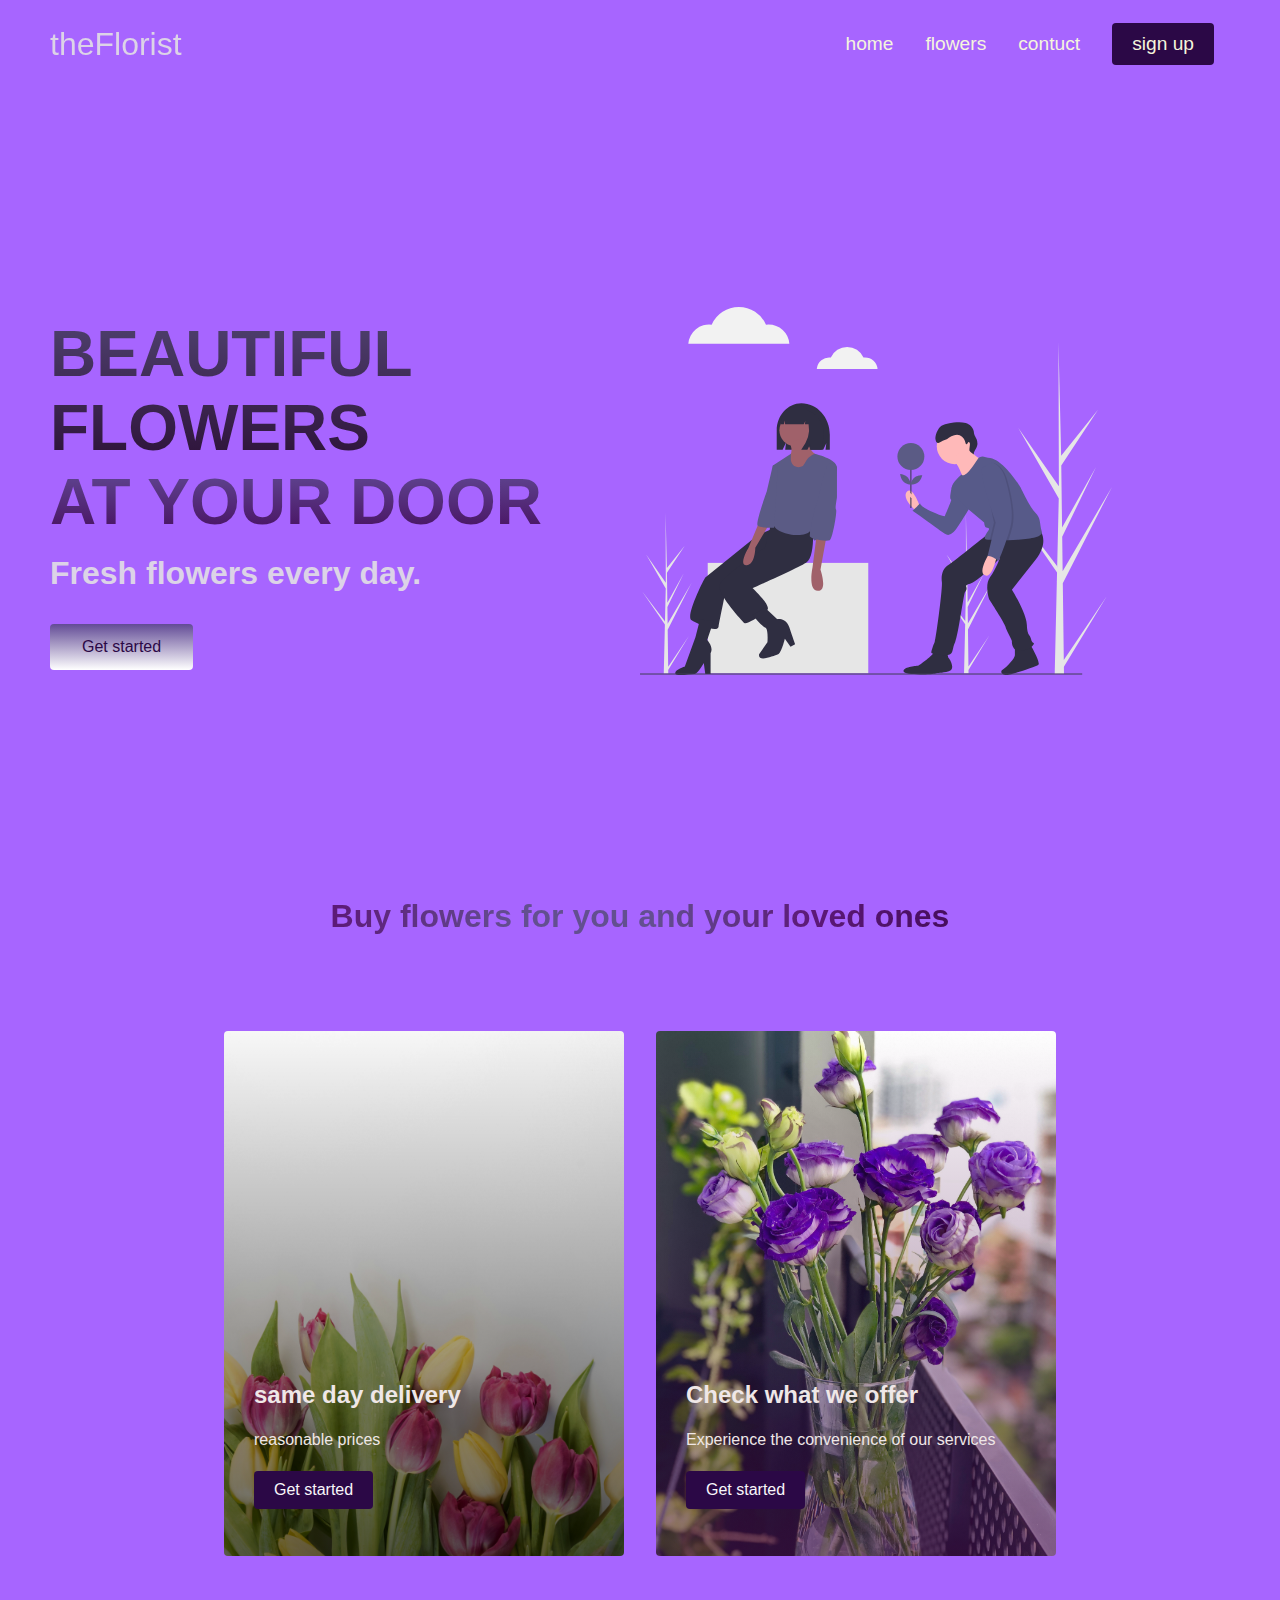
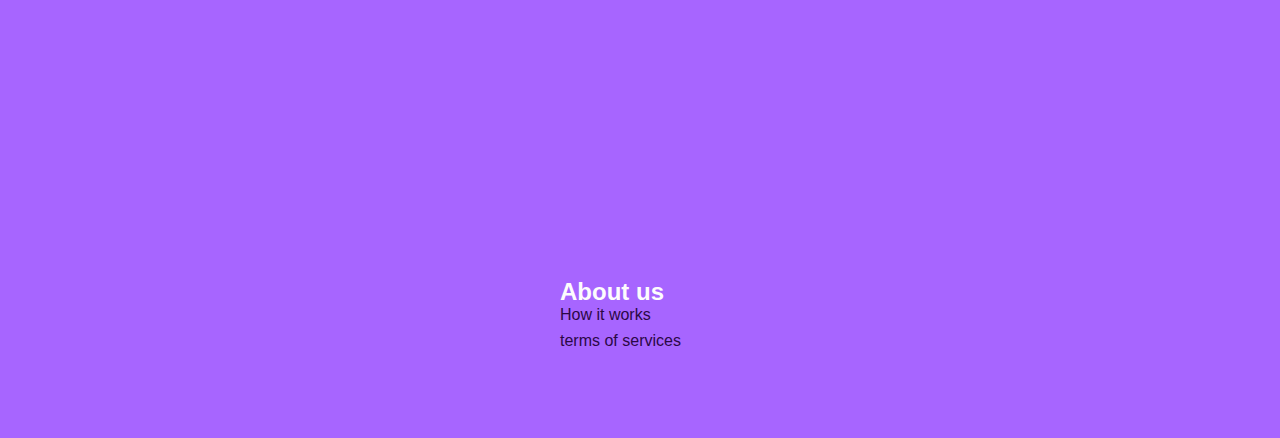
<file: index.html>
<!DOCTYPE html>
<html lang="en">
<head>
    <meta charset="UTF-8">
    <meta name="viewport" content="width=device-width, initial-scale=1.0">
    <title>theFlorist</title>
    <link rel="stylesheet" href="styles.css">
</head>
<body>
 <!--navbar section-->   
  <nav class="navbar">
    <div class="navbar__container">
        <a href="/" id="navbar__logo">theFlorist</a>
        <div class="navbar__toggle" id="mobile-menu">
            <span class="bar"></span> <span class="bar"></span>
            <span class="bar"></span>
        </div>
        <ul class="navbar__menu">
            <li class="navbar__item">
                <a href="Home.html" class="navbar__links">home</a>
            </li>
            <li class="navbar__item">
                <a href="flowers.html" class="navbar__links">flowers</a>
            </li> <li class="navbar__item">
                <a href="/" class="navbar__links">contuct</a>
            </li> 
            <li class="navbar__btn">
                <a href="/" class="button">sign up</a>
            </li>

        </ul>
    </div>
  </nav> 
  <!--hero section-->
  <div class="main">
    <div class="main__container">
        <div class="main__content">
            <h1>BEAUTIFUL FLOWERS</h1>
            <h2>AT YOUR DOOR</h2>
            <P>Fresh flowers every day.</P>
            <button class="main__btn"><a href="/">Get started</a></button>
        </div>
        <div class="main_img--container">
            <img src="pic1.svg" alt="pic" id="main__img">
        </div>
    </div>
  </div>

<!--services section-->
<div class="services">
    <h1>Buy flowers for you and  your loved ones</h1>
    <div class="services__container">
        <div class="services__card">
            <h2>same day delivery</h2>
            <p>reasonable prices</p>
            <button>Get started</button>
        </div>
        <div class="services__card">
            <h2>Check what we offer</h2>
            <p>Experience  the convenience of our services</p>
            <button>Get started</button>
        </div>
    </div>
</div>

<!--footer section-->
<div class="footer__container">
    <div class="footer__links">
        <div class="footer__link--wrapper">
            <div class="footer__link--items">
                <h2>About us</h2>
                <a href="/">How it works</a>
                <a href="/">terms of services</a>
            </div>
            
        </div>
    </div>
</div>

  <script src="app.js"></script>
</body>
</html>
</file>
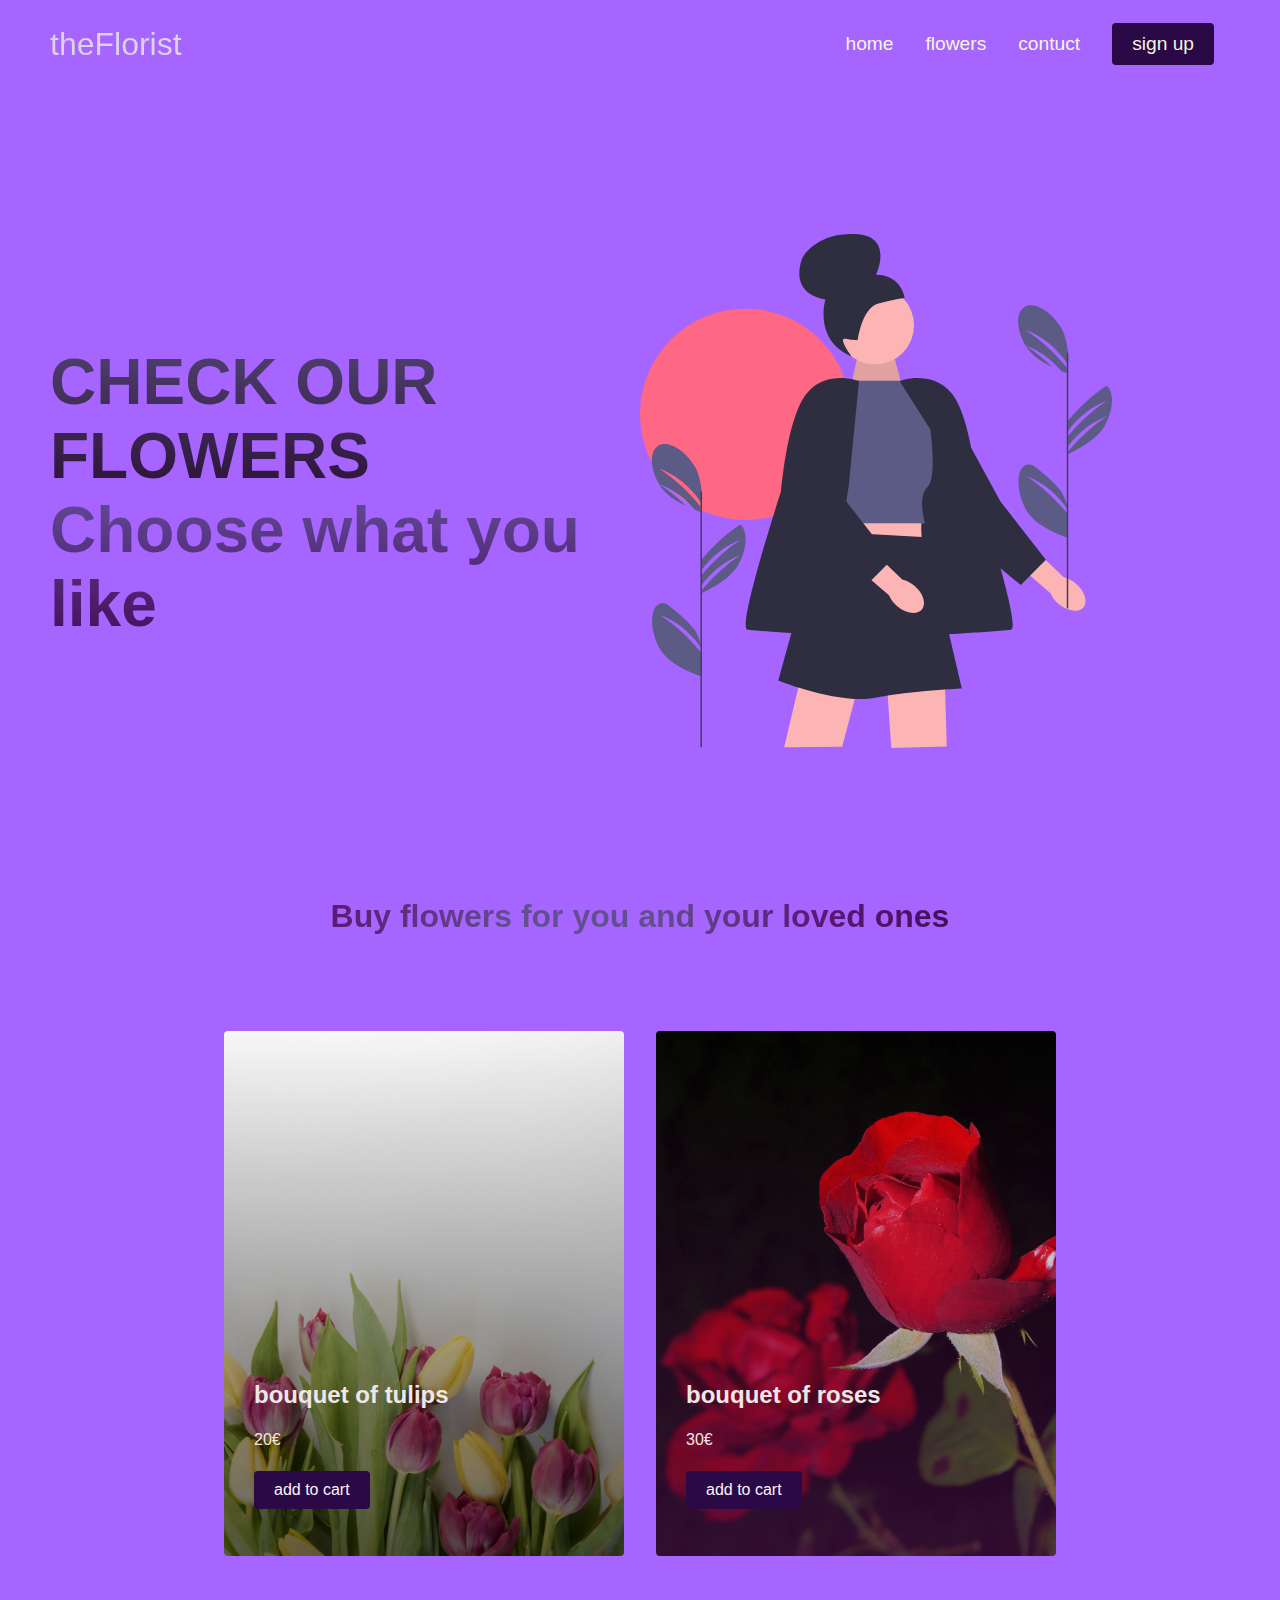
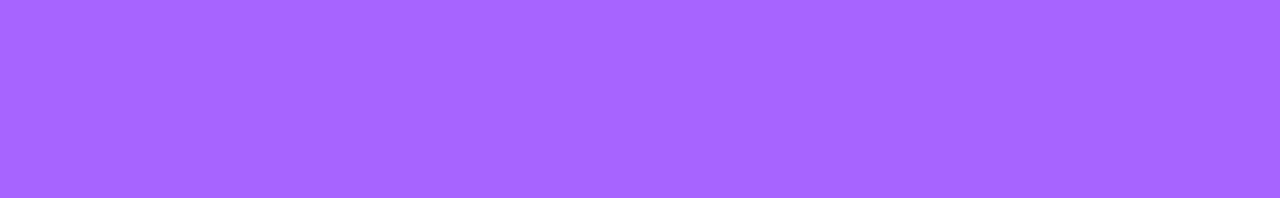
<file: flowers.html>
<!DOCTYPE html>
<html lang="en">
<head>
    <meta charset="UTF-8">
    <meta name="viewport" content="width=device-width, initial-scale=1.0">
    <title>theFlorist</title>
    <link rel="stylesheet" href="styles.css">
</head>
<body>
 <!--navbar section-->   
  <nav class="navbar">
    <div class="navbar__container">
        <a href="/" id="navbar__logo">theFlorist</a>
        <div class="navbar__toggle" id="mobile-menu">
            <span class="bar"></span> <span class="bar"></span>
            <span class="bar"></span>
        </div>
        <ul class="navbar__menu">
            <li class="navbar__item">
                <a href="Home.html" class="navbar__links">home</a>
            </li>
            <li class="navbar__item">
                <a href="flowers.html" class="navbar__links">flowers</a>
            </li> <li class="navbar__item">
                <a href="/" class="navbar__links">contuct</a>
            </li> 
            <li class="navbar__btn">
                <a href="/" class="button">sign up</a>
            </li>

        </ul>
    </div>
  </nav> 
  <!--hero section-->
  <div class="main">
    <div class="main__container">
        <div class="main__content">
            <h1>CHECK OUR FLOWERS</h1>
            <h2>Choose what you like</h2>
           
        </div>
        <div class="main_img--container">
            <img src="pic6.svg" alt="pic" id="main__img">
        </div>
    </div>
  </div>

<!--flower section-->
<div class="flower">
    <h1>Buy flowers for you and  your loved ones</h1>
    <div class="flower__container">
        <div class="flower__card">
            <h2>bouquet of tulips</h2>
            <p>20€</p>
            <button>add to cart</button>
        </div>
        <div class="flower__card">
            <h2>bouquet of roses</h2>
            <p>30€</p>
            <button>add to cart</button>
        </div>
    </div>
</div>



  <script src="app.js"></script>
</body>
</html>
</file>
<file: styles.css>
* {
    box-sizing: border-box;
    margin: 0;
    padding: 0;
    font-family: 'kumbh sans', sans-serif; 
}

.navbar {
    background: #A765FF;
    height: 88px;
    display: flex;
    justify-content: center;
    align-items: center;
    font-size: 1.2rem;
    position: sticky;
    top: 0;
    z-index: 999;
}

.navbar__container {
    display: flex;
    justify-content: space-between;
    height: 88px;
    z-index: 1;
    width: 100%;
    max-width: 1300px;
    margin: 0 auto;
    padding: 0 50px;
}

#navbar__logo {
    background-color: #DCD3E7;
    background-image: linear linear-gradient(to top, #4f416f, 0%,#9869bc, 100%);
    background-size: 100%;
    -webkit-background-clip: text;
    -moz-background-clip: text;
    -webkit-text-fill-color: transparent;
    -moz-text-fill-color: transparent;
    display: flex;
    align-items: center;
    cursor: pointer;
    text-decoration: none;
    font-size: 2rem;
}

.fa_gem {
    margin-right: 0.5rem;
}

.navbar__menu {
    display: flex;
    align-items: center;
    list-style: none;
    text-align: center;
}

.navbar__item {
    height: 70px;
}

.navbar__links {
    color: beige;
    display: flex;
    align-items: center;
    justify-content: center;
    text-decoration: none;
    padding: 0 1rem;
    height: 100%;
}

.navbar__btn {
    display: flex;
    justify-content: center;
    align-items: center;
    padding: 0 1rem;
    width: 100%;
}

.button {
    display: flex;
    justify-content: center;
    align-items: center;
    text-decoration: none;
    padding: 10px 20px;
    height: 100%;
    width: 100%;
    border: none;
    outline: none;
    border-radius: 4px;
    background: #2B0846;
    color:beige
}

.button:hover {
    background: #B287D4;
    transition: all 0.3s ease;
    
}

.navbar__links:hover {
    color: #2B0846;
    transition: all 0.3s ease;
}

@media screen and (max-width: 960px) {
    .navbar__container {
        display: flex;
        justify-content: space-between;
        height: 80px;
        z-index: 1;
        width: 100%;
        max-width: 1300px;
        pad: 0;
    }

    .navbar__menu {
        display: grid;
        grid-template-columns: auto;
        margin: 0;
        width: 100%;
        position: absolute;
        top: -1000px;
        opacity: 0;
        transition: all 0.5s ease;
        height: 50vh;
        z-index: -1; 
        background: #8d7a9b;
    }

    .navbar__menu.active {
        background: #2B0846;
        top: 100%;
        opacity: 1;
        transition: all 0.5s ease;
        z-index: 99;
        height: 50vh;
        font-size: 1.6rem;
    }

    #navbar__logo {
        padding-left: 25px;
    }

    .navbar__toggle .bar {
        width: 25px;
        height: 3px;
        margin: 5px auto;
        transition: all 0.3s ease-in-out;
        background: #2B0846;
    }

    .navbar__itemv{
        width: 100%;
    }

    .navbar__lnks {
        text-align: center;
        padding: 2rem;
        width: 100%;
        display: table;
    }

    #mobile-menu {
        position: absolute;
        top: 20%;
        right: 5%;
        transform: translate(5%, 20%);
    }

    .navbar__btn {
        padding-bottom: 2rem
    }

    .button {
        display: flex;
        justify-content: center;
        align-items: center;
        width: 80%;
        height: 80px;
        margin: 0;
    }

    .navbar__toggle .bar {
        display: block;
        cursor: pointer;
    }

    #mobile-menu.is-active .bar:nth-child(2) {
        opacity: 0;
    }

    #mobile-menu.is-active .bar:nth-child(1) {
        transform: translateY(8px) rotate(45deg);
    }

    #mobile-menu.is-active .bar:nth-child(3) {
        transform: translateY(-8px) rotate(-45deg);
    }
}

/*hero section css */
.main {
    background-color: #A765FF;
}

.main__container {
    display: grid;
    grid-template-columns: 1fr 1fr;
    align-items: center;
    justify-self: center;
    margin: 0 auto;
    height: 90vh;
    background-color: #A765FF;
    z-index: 1;
    width: 100%;
    max-width: 1300px;
    padding: 0 50px;
}

.main__content h1 {
    font-size: 4rem;
    background-color: #591092;
    background-image: linear-gradient(to top, #2d1238 0%, #4f416f 100%);
    background-size: 100%;
    -webkit-background-clip: text;
    -moz-background-clip: text;
    -webkit-text-fill-color: transparent;
    -moz-text-fill-color:transparent
}

.main__content h2 {
    font-size: 4rem;
    background-color: #9e5cd0;
    background-image: linear-gradient(to top, #460d5d 0%, #624b96 100%);
    background-size: 100%;
    -webkit-background-clip: text;
    -moz-background-clip: text;
    -webkit-text-fill-color: transparent;
    -moz-text-fill-color:transparent
}

.main__content p {
    margin-top: 1rem;
    font-size: 2rem;
    font-weight: 700;
    color: #DCD3E7;
}

.main__btn {
    font-size: 1rem;
    background-image: linear-gradient(to top, #ffffff 0%, #624b96 100%);
    padding: 14px 32px;
    border: none;
    border-radius: 4px;
    color: #DCD3E7;
    margin-top: 2rem;
    cursor: pointer;
    position: relative;
    transition: all 0.35s;
    outline: none;
} 

.main__btn a {
    position: relative;
    z-index: 2;
    color: #2B0846;
    text-decoration: none;
}

.main__btn:after {
    position: absolute;
    content: '';
    top: 0;
    left: 0;
    width: 0;
    height: 100%;
    background: #694883;
    transition: all 0.35s;
    border-radius: 4px;
}

.main__btn:hover {
    color: #4f416f;
}

.main__btn:hover:after {
    width:100%
}

.main__img--container {
    text-align: center;
}

#main__img {
    height: 80%;
    width: 80%;
}

/*mobile responsive */
@media screen and (max-width: 768px) {
    .main__container {
        display: grid;
        grid-template-columns: auto;
        align-items: center;
        justify-self: center;
        width: 100%;
        margin: 0 auto;
        height: 90vh;
    }

    .main__content {
        text-align: center;
        margin-bottom: 4rem;
    }

    .main__content h1 {
        font-size: 2.5;
        margin-top: 2rem;
    }


    .main__content h2 {
        font-size: 3rem;
    }

    .main__content p {
        margin-top: 1rem;
        font-size: 1.5rem;
    }
}

@media screen and (max-width: 480px) {
    .main__content h1 {
        font-size: 2;
        margin-top: 3rem;
    }


    .main__content h2 {
        font-size: 2rem;
    }

    .main__content p {
        margin-top: 2rem;
        font-size: 1.5rem;
    }

    .main__btn {
        padding: 12px 36px;
        margin: 2.5rem 0;
    }
}

/*services section*/
.services {
    background:  #A765FF;
    display: flex;
    flex-direction: column;
    align-items: center;
    height: 100vh;
}

.services h1 {
    background-color: #2B0846;
    background-image: linear-gradient(to right, 
    #460d5d 0%, 
    #5c1977 0%, 
    #634f90 30%, 
    #634f90 52%, 
    #5c1977 78%,
    #460d5d 100%);
    background-size: 100%;
    margin-bottom: 5rem;
    font-size: 2rem;
    -webkit-background-clip: text;
    -moz-background-clip: text;
    -webkit-text-fill-color: transparent;
    -moz-text-fill-color:transparent
}

.services__container {
    display: flex;
    justify-content: center;
    flex-wrap: wrap;
}

.services__card {
    margin: 1rem;
    height: 525px;
    width: 400px;
    border-radius: 4px;
    background-image: linear-gradient(to bottom, rgba(0, 0, 0, 0)0%, rgba(0, 0, 0, 0.6)100%),url('pic2.jpg');
    background-size: cover;
    position: relative;
    color: #efe7e7;
}

.services__card:nth-child(2) {
    background-image: linear-gradient(to bottom, rgba(73, 15, 82, 0)0%, rgba(78, 15, 78, 0.6)100%),url('pic3.jpg');
}

.services h2 {
    position: absolute;
    top: 350px;
    left: 30px;
}

.services__card p {
    position: absolute;
    top: 400px;
    left: 30px;
}

.services__card button {
    color:#f8f6fa;
    padding: 10px 20px;
    border: none;
    outline: none;
    border-radius: 4px;
    background: #2B0846;
    position: absolute;
    top: 440px;
    left: 30px;
    font-size: 1rem;
    cursor: pointer;
}

.services__card:hover {
    transform: scale(1.075);
    transition: 0.2s ease-in;
    cursor: pointer;
}


@media screen (max-width: 960px) {
    .services {
        height: 1600px;
    }

    .services h1 {
        font-size: 2rem;
        margin-top: 12REM;
    }
}

@media screen and(max-width: 480px) {
    .services {
        height: 1400px;
    }

    .services h1 {
        font-size: 1.2rem;
    }

    .services__card {
        width: 300px;
    }
}

/*footer css*/
.footer__container {
    background-color: #A765FF;
    padding: 5rem 0;
    display: flex;
    flex-direction: column;
    justify-content: center;
    align-items: center;
    
}

#footer__logo {
    color: #efe7e7;
    display: flex;
    align-items: center;
    cursor: pointer;
    text-decoration: none;
    font-size: 2rem;
}

.footer__links {
    width: 100%;
    max-width: 1000px;
    display: flex;
    justify-content: center;
}

.footer__link--wrapper {
    display: flex;
}

.footer__link--items {
    display: flex;
    flex-direction: column;
    align-items: flex-start;
    margin: 16-x;
    text-align: left;
    width: 160px;
    box-sizing: border-box;
}


.footer__link--items h2 {
    margin-bottom: 16pp;
}

.footer__link--items > h2 {
    color: #fdfcfd;
}

.footer__link--items a {
    color: #2B0846;
    text-decoration: none;
    margin-bottom: 0.5rem;

}

,.footer__link--items a:hover {
    color: #DCD3E7;
    transition: 0.3s ease-out;
}

/*flower section*/
.flower {
    background:  #A765FF;
    display: flex;
    flex-direction: column;
    align-items: center;
    height: 100vh;
}

.flower h1 {
    background-color: #2B0846;
    background-image: linear-gradient(to right, 
    #460d5d 0%, 
    #5c1977 0%, 
    #634f90 30%, 
    #634f90 52%, 
    #5c1977 78%,
    #460d5d 100%);
    background-size: 100%;
    margin-bottom: 5rem;
    font-size: 2rem;
    -webkit-background-clip: text;
    -moz-background-clip: text;
    -webkit-text-fill-color: transparent;
    -moz-text-fill-color:transparent
}

.flower__container {
    display: flex;
    justify-content: center;
    flex-wrap: wrap;
}

.flower__card {
    margin: 1rem;
    height: 525px;
    width: 400px;
    border-radius: 4px;
    background-image: linear-gradient(to bottom, rgba(0, 0, 0, 0)0%, rgba(0, 0, 0, 0.6)100%),url('pic2.jpg');
    background-size: cover;
    position: relative;
    color: #efe7e7;
}

.flower__card:nth-child(2) {
    background-image: linear-gradient(to bottom, rgba(73, 15, 82, 0)0%, rgba(78, 15, 78, 0.6)100%),url('pic5.jpg');
}

.flower h2 {
    position: absolute;
    top: 350px;
    left: 30px;
}

.flower__card p {
    position: absolute;
    top: 400px;
    left: 30px;
}

.flower__card button {
    color:#f8f6fa;
    padding: 10px 20px;
    border: none;
    outline: none;
    border-radius: 4px;
    background: #2B0846;
    position: absolute;
    top: 440px;
    left: 30px;
    font-size: 1rem;
    cursor: pointer;
}

.flower__card:hover {
    transform: scale(1.075);
    transition: 0.2s ease-in;
    cursor: pointer;
}
</file>
